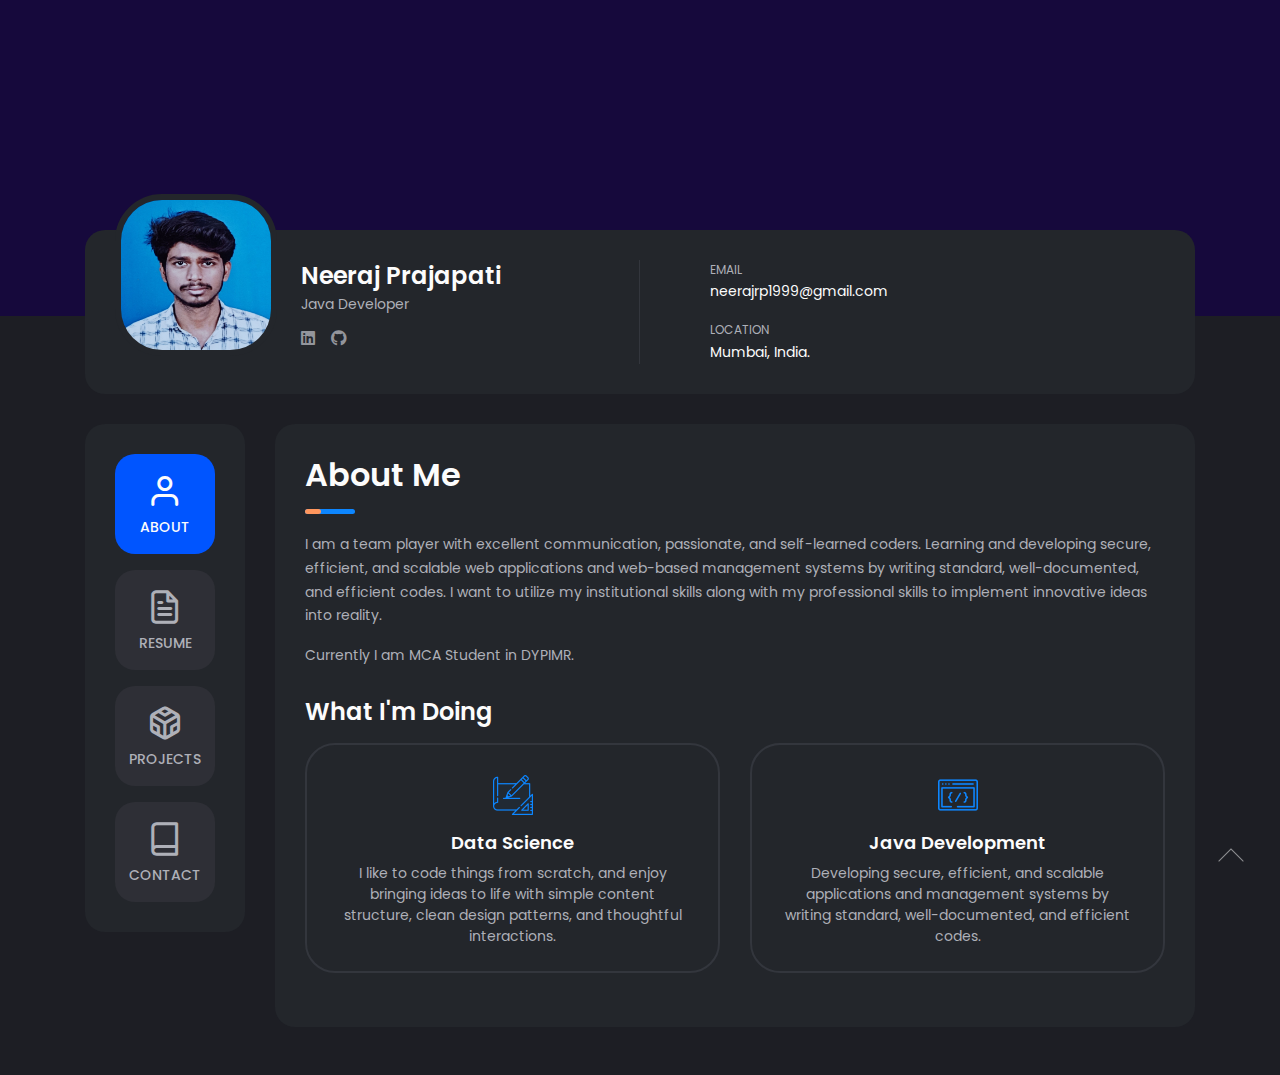
<file: 3/index.html>
<!DOCTYPE html>
<html lang="en">

<head>
	
	<title>Neeraj Prajapati</title>

	<link rel="stylesheet" type="text/css" href="assets/styles/style.css" />
	<link rel="stylesheet" href="https://cdnjs.cloudflare.com/ajax/libs/font-awesome/5.8.0/css/all.min.css">
	<link rel="stylesheet" id="dark-mode" type="text/css" href="assets/styles/style-dark.css" />
</head>

<body>

	<main class="main">
		<div class="header-image">
			<div class="js-parallax" style="background-image: url(assets/img/header_bg_1x.png);"></div>
		</div>

		<div class="container gutter-top">
			<header class="header box">
				<div class="header__left">
					<div class="header__photo">
						<img class="header__photo-img" src="assets/img/logo/pic_logo.jpg" alt="Md Nayeem Hossain">
					</div>
					<div class="header__base-info">
						<h4 class="title titl--h4">Neeraj Prajapati</h4>
						<div class="status">Java Developer</div>
						<ul class="header__social">
							<li><a target="_blank" href="https://www.linkedin.com/in/neeraj-prajapati-10bbb916a/"><i class="fab fa-linkedin"></i></a></li>
							<li><a target="_blank" href="https://github.com/neerajrp1999"><i class="fab fa-github"></i></a></li>
						</ul>
					</div>
				</div>
				<div class="header__right">
					<ul class="header__contact">
						<li><span class="overhead">Email</span>neerajrp1999@gmail.com</li>
						<li><span class="overhead">Location</span>Mumbai, India.</li>
					</ul>
				</div>
			</header>
			
			<div class="row sticky-parent">
				<!-- Sidebar nav -->
				<aside class="col-12 col-md-12 col-lg-2">
					<div class="sidebar box sticky-column">
						<ul class="nav js-tabs">
							<li class="nav__item"><a class="active" href="#about-tab"><i class="icon-user"></i>About</a></li> 
                            <li class="nav__item"><a href="#resume-tab"><i class="icon-file-text"></i>Resume</a></li>
							<li class="nav__item"><a href="#project-tab"><i class="icon-codesandbox"></i>Projects</a></li>
							<li class="nav__item"><a href="#contact-tab"><i class="icon-book"></i>Contact</a></li>
						</ul>
					</div>
				</aside>

				<!-- Content -->
				<div class="col-12 col-md-12 col-lg-10">
					<div class="box box-content mb-5" id="content">

						<div class="content">
							<!-- ABOUT -->
							<div id="about-tab" class="tabcontent active">
								<div class="pb-0 pb-sm-2">
									<h1 class="title title--h1 first-title title__separate">About Me</h1>
									<p> 
										I am a team player with
										excellent communication, passionate, and self-learned coders. Learning and developing
										secure, efficient, and scalable web applications and web-based management systems
										by writing standard, well-documented, and efficient codes. I want to utilize my
										institutional skills along with my professional skills to implement innovative ideas into
										reality.
									</p>
									<p>
										Currently I am MCA Student in DYPIMR.
									</p>
								</div>

								<!-- What -->
								<div class="mt-1">
									<h2 class="title title--h3">What I'm Doing</h2>
									<div class="row">
										<!-- Case Item -->
										<div class="col-12 col-lg-6">
											<div class="case-item">
												<img class="case-item__icon"
													src="assets/icons/design.png"
													alt="" />
												<div>
													<h3 class="title title--h4">Data Science</h3>
													<p class="case-item__caption">I like to code things from scratch, and enjoy bringing ideas to life with simple content structure, clean design patterns, and thoughtful interactions.</p>
												</div>
											</div>
										</div>

										<!-- Case Item -->
										<div class="col-12 col-lg-6">
											<div class="case-item">
												<img class="case-item__icon"
													src="assets/icons/development.png"
													alt="" />
												<div>
													<h3 class="title title--h4">Java Development</h3>
													<p class="case-item__caption">Developing secure, efficient, and scalable applications and management systems by writing standard, well-documented, and efficient codes.</p>
												</div>
											</div>
										</div>
									</div>
								</div>
							</div>

							<!-- RESUME -->
							<div id="resume-tab" class="tabcontent">
								<div class="pb-2">
									<h1 class="title title--h1 first-title title__separate">Resume</h1>
								</div>

								<!-- Experience -->
								<div class="row">
									<div class="col-12">
										<h2 class="title title--h3"><img class="title-icon"
												src="assets/icons/education.png"
												alt="" /> Education</h2>
										<div class="timeline">
                                            <article class="timeline__item">
												<h5 class="title title--h5 timeline__title">Dr. D. Y. Patil Institute of Management & Research Pimpri, Pune</h5>
												<span class="timeline__period">2022 — Present</span> <br>
												<span class="timeline__period">Master in Computer Application (MCA)</span>
											</article>
											<article class="timeline__item">
												<h5 class="title title--h5 timeline__title">VK Krishna Menon College Of Commerce And Economics And Science, Mumbai</h5>
												<span class="timeline__period">2017 — 2020</span> <br>
												<span class="timeline__period">BSC in Computer Science</span>
											</article>
											<article class="timeline__item">
												<h5 class="title title--h5 timeline__title">Guru Nanak College of Education and Research, Bhandup(West)</h5>
												<span class="timeline__period">2015 — 2017</span><br>
												<span class="timeline__period">Higher Secondary Certificate (HSC)</span>
											</article>
											<article class="timeline__item">
												<h5 class="title title--h5 timeline__title">Smt Ramkali Sanmansingh Vidyamandir & Junior College Of Commerce</h5>
												<span class="timeline__period">2005 — 2015</span><br>
                                                <span class="timeline__period">Secondary School Certificate (SSC)</span>
                                            </article>
										</div>
									</div>

									<div class="col-12">
										<h2 class="title title--h3"><img class="title-icon"
												src="assets/icons/experience.png"
												alt="" /> Experience</h2>
										<div class="timeline">
											
											<!-- Item -->
											<article class="timeline__item">
												<h5 class="title title--h5 timeline__title">Mobile App Development Intern</h5>
												<span class="timeline__period">OCT 2022 - DES 2022.</span><br>
												<span class="timeline__period">At <b>AI4SEE PVT LTD - BANGALORE</b> </span>
											</article>
										</div>
									</div>
								</div>

								<!-- Skills -->
								<div class="row">
									<div class="col-12">
										<h2 class="title title--h3">My Skills</h2>
										<div class="box box__border">
											<div>
												<span class="badge badge-primary">C++</span>
												<span class="badge badge-primary">C</span>
												<span class="badge badge-primary">Python</span>
                                                <span class="badge badge-primary">Java</span>
												<span class="badge badge-primary">MySQL</span>
                                                <span class="badge badge-primary">HTML</span>
												<span class="badge badge-primary">CSS</span>
												<span class="badge badge-primary">JS</span>
												<span class="badge badge-primary">Rest API</span>
												<span class="badge badge-primary">Git</span>
												<span class="badge badge-primary">Windows</span>
												<span class="badge badge-primary">Linux</span>
												<span class="badge badge-primary">VS Code</span>
												<span class="badge badge-primary">Leadership</span>
											</div>
										</div>
									</div>
								</div>
							</div>

						
							
							<div id="project-tab" class="tabcontent">
								<div class="pb-2">
									<h1 class="title title--h1 first-title title__separate">Projects</h1>
								</div>

								<div class="news-grid">
									<article class="news-item box">
										<div class="news-item__image-wrap overlay overlay--45">
											<a class="news-item__link" target="_blank" href="https://github.com/neerajrp1999/HomeSecure-Desktop-application-client-server-both"></a>
											<img class="cover lazyload" src="assets/img/face.PNG" alt="Home Secure"/>
										</div>
										<div class="news-item__caption">
											<h2 class="title title--h4">Home Secure</h2>
											<p>Its a home locking security system based on facial recoganazation. In Java.</p>
										</div>
									</article>

									<article class="news-item box">
										<div class="news-item__image-wrap overlay overlay--45">
											<a class="news-item__link" target="_blank" href="https://github.com/neerajrp1999/RKBank"></a>
											<img class="cover lazyload" src="assets/img/white.PNG" alt="RK Bank" />
										</div>
										<div class="news-item__caption">
											<h2 class="title title--h4">RK Bank</h2>
											<p>An Android Application which handles the Back User data and perform all necessary bank activity.
											</p>
										</div>
									</article>

									<article class="news-item box">
										<div class="news-item__image-wrap overlay overlay--45">
											<a class="news-item__link" target="_blank" href="https://github.com/neerajrp1999/Pathfinding-Visualizer"></a>
											<img class="cover lazyload" src="assets/img/path.PNG" alt="Pathfinding Visualizer" />
										</div>
										<div class="news-item__caption">
											<h2 class="title title--h4">Pathfinding Visualizer</h2>
											<p>It allows users to interactively visualize and explore various pathfinding algorithms. Users can select different starting and ending points on a grid and observe how algorithms such as Dijkstra's algorithm, A* algorithm, and others find the shortest path between the two points.
                                            </p>
										</div>
									</article>

                                    <article class="news-item box">
										<div class="news-item__image-wrap overlay overlay--45">
											<a class="news-item__link" target="_blank" href="https://github.com/neerajrp1999/Movie-App-Including-recommender-system"></a>
											<img class="cover lazyload" src="assets/img/white.PNG" alt="Movie Recommander System" />
										</div>
										<div class="news-item__caption">
											<h2 class="title title--h4">Movie Recommander System</h2>
											<p>ML based Movie Recommander System.
                                            </p>
										</div>
									</article>
								</div>
							</div>

							<!-- CONTACT -->
							<div id="contact-tab" class="tabcontent" >
								<div class="pb-2">
									<h1 class="title title--h1 first-title title__separate">Contact</h1>
								</div>

								<!-- Contact -->
								
								<h2 class="title title--h3">Contact Form</h2>

								<form id="contact-form" action="mailto:your-email@example.com" class="contact-form">
									<div class="row">
										<div class="form-group col-12 col-md-6">
											<input type="text" class="form-control" id="nameContact" name="nameContact"
												placeholder="Full name" required="required" autocomplete="on"
												oninvalid="setCustomValidity('Fill in the field')"
												onkeyup="setCustomValidity('')">
											<div class="help-block with-errors"></div>
										</div>
										<div class="form-group col-12 col-md-6">
											<input type="email" class="form-control" id="emailContact"
												name="emailContact" placeholder="Email address" required="required"
												autocomplete="on" oninvalid="setCustomValidity('Email is incorrect')"
												onkeyup="setCustomValidity('')">
											<div class="help-block with-errors"></div>
										</div>
										<div class="form-group col-12 col-md-12">
											<textarea class="textarea form-control" id="messageContact"
												name="messageContact" placeholder="Your Message" rows="4"
												required="required" oninvalid="setCustomValidity('Fill in the field')"
												onkeyup="setCustomValidity('')"></textarea>
											<div class="help-block with-errors"></div>
										</div>
									</div>
									<div class="row">
										<div class="col-12 col-md-6 order-2 order-md-1 text-center text-md-left">
											<div id="validator-contact" class="hidden"></div>
										</div>
										<div class="col-12 col-md-6 order-1 order-md-2 text-right">
											<button type="submit" class="btn"><i class="font-icon icon-send"></i> Send
												Message</button>
										</div>
									</div>
								</form>
							</div>
						</div>
					</div>
				</div>
			</div>
		</div>
	</main>

	<div class="back-to-top"></div>

	<script src="assets/js/jquery-3.4.1.min.js"></script>
	<script src="assets/js/plugins.min.js"></script>
	<script src="assets/js/common.js"></script>

</body>

</html>
</file>
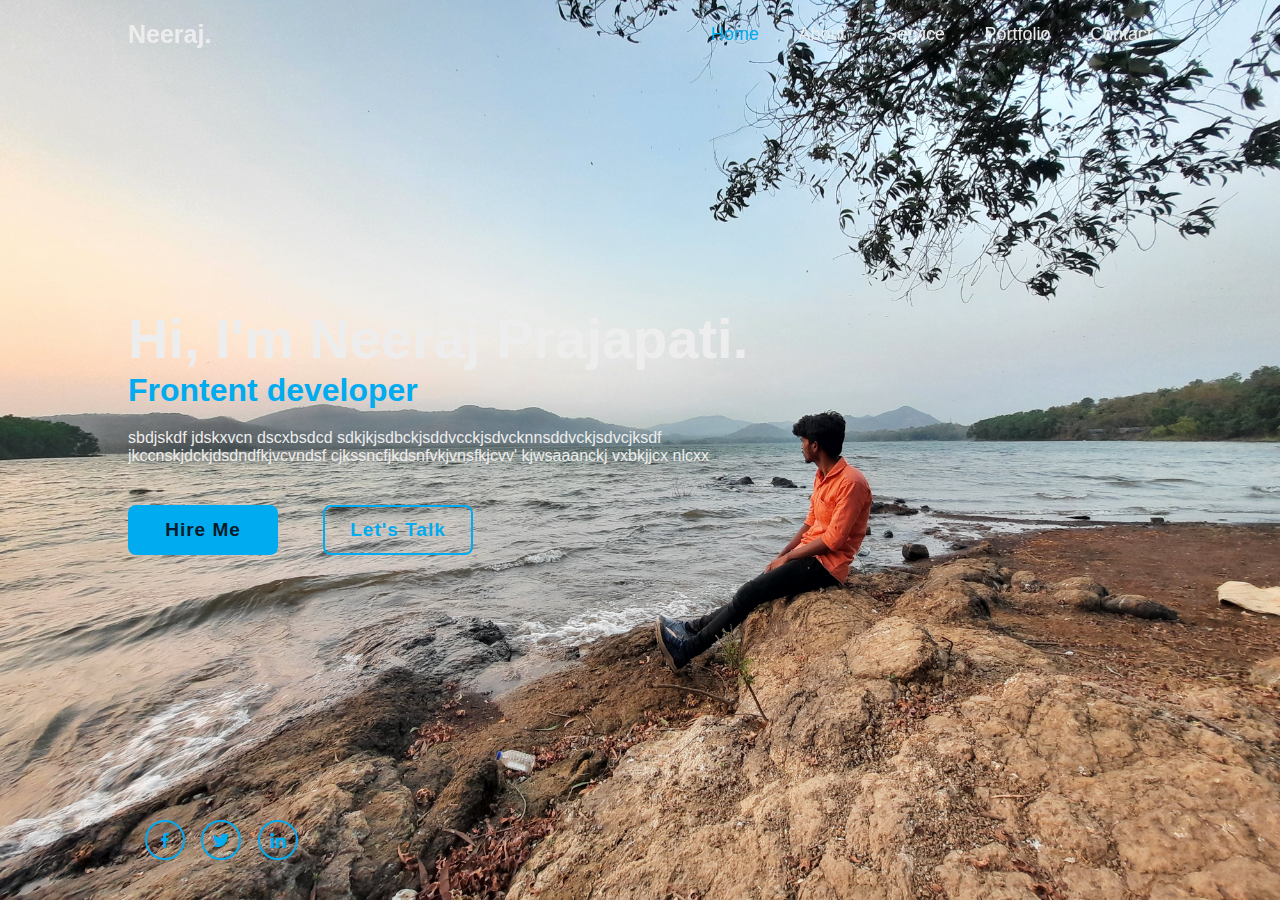
<file: 1/1/index.html>
<!DOCTYPE html>

<head>
    <link href="style.css" rel="stylesheet">
    <link href="https://unpkg.com/boxicons@2.1.4/css/boxicons.min.css" rel="stylesheet">
</head>
<body>
    <header class="header">
        <a href="#" class="logo">Neeraj.</a>
        <nav class="navbar">
            <a href="#" class="active">Home</a>
            <a href="#">About</a>
            <a href="#">Service</a>
            <a href="#">Portfolio</a>
            <a href="#">Contact</a>
        </nav>
    </header>
    <section class="home">
        <div class="home-content">
            <h1>Hi, I'm  Neeraj Prajapati.</h1>
            <h3>Frontent developer</h3>
            <p>sbdjskdf

                jdskxvcn
                dscxbsdcd
                sdkjkjsdbckjsddvcckjsdvcknnsddvckjsdvcjksdf
                jkccnskjdckjdsdndfkjvcvndsf
                cjkssncfjkdsnfvkjvnsfkjcvv'
                kjwsaaanckj
                vxbkjjcx
                nlcxx
                <div class="btn-box">
                    <a href="#">Hire Me</a>
                    <a href="#">Let's Talk</a>
                </div>
            </p>
        </div>
        <div class="home-sci">
            <a href="#"><i class="bx bxl-facebook"></i></a>
            <a href="#"><i class="bx bxl-twitter"></i></a>
            <a href="#"><i class="bx bxl-linkedin"></i></a>
        </div>
        <span class="home-imgHover">
            
        </span>
    </section>
</body>
</html>
</file>
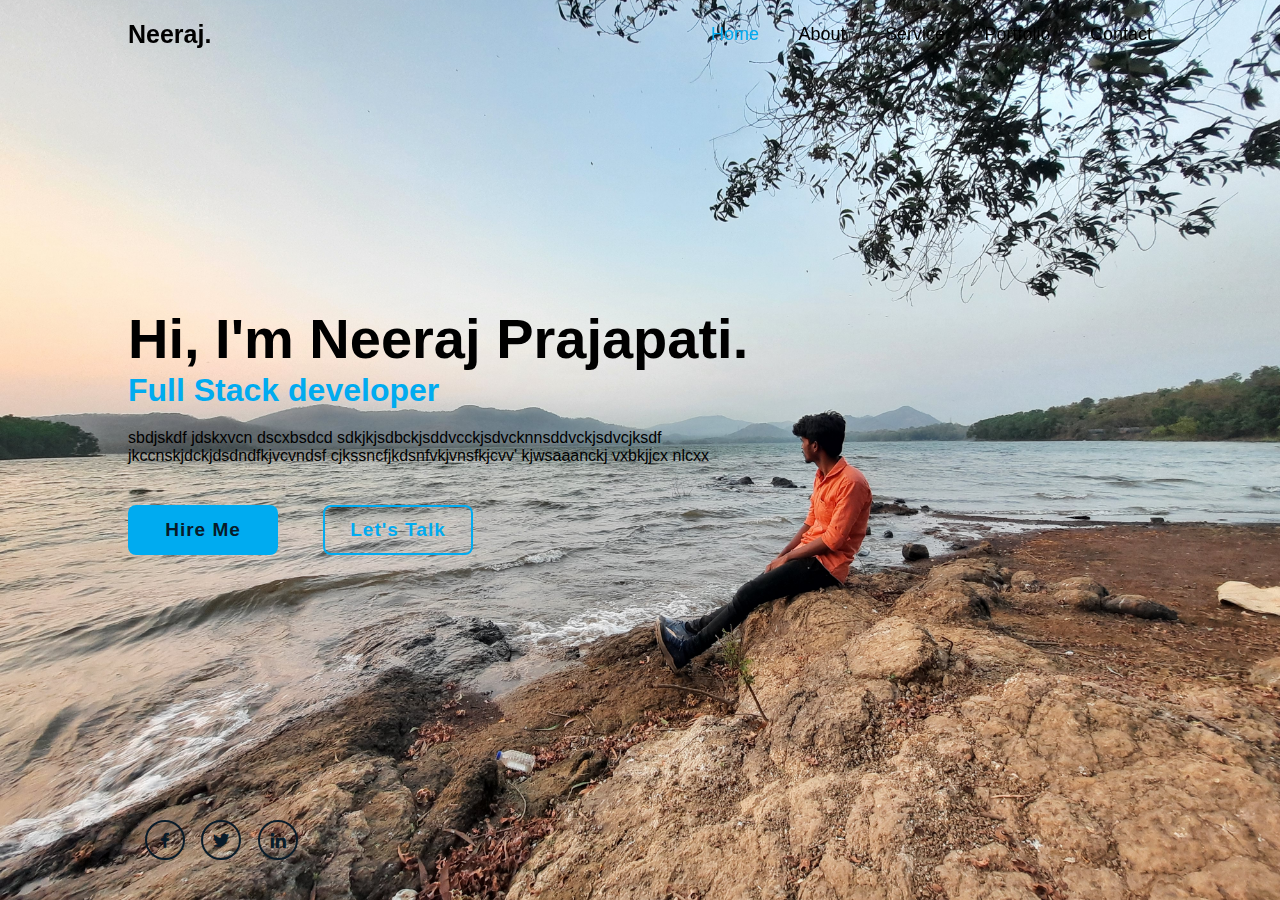
<file: 1/2/index.html>
<!DOCTYPE html>

<head>
    <link href="style.css" rel="stylesheet">
    <link href="https://unpkg.com/boxicons@2.1.4/css/boxicons.min.css" rel="stylesheet">
</head>
<body>
    <header class="header">
        <a href="#" class="logo">Neeraj.</a>
        <nav class="navbar">
            <a href="#" class="active">Home</a>
            <a href="#">About</a>
            <a href="#">Service</a>
            <a href="#">Portfolio</a>
            <a href="#">Contact</a>
        </nav>
    </header>
    <section class="home">
        <div class="home-content">
            <h1>Hi, I'm  Neeraj Prajapati.</h1>
            <h3>Full Stack developer</h3>
            <p>sbdjskdf

                jdskxvcn
                dscxbsdcd
                sdkjkjsdbckjsddvcckjsdvcknnsddvckjsdvcjksdf
                jkccnskjdckjdsdndfkjvcvndsf
                cjkssncfjkdsnfvkjvnsfkjcvv'
                kjwsaaanckj
                vxbkjjcx
                nlcxx
                <div class="btn-box">
                    <a href="#">Hire Me</a>
                    <a href="#">Let's Talk</a>
                </div>
            </p>
        </div>
        <div class="home-sci">
            <a href="#"><i class="bx bxl-facebook"></i></a>
            <a href="#"><i class="bx bxl-twitter"></i></a>
            <a href="#"><i class="bx bxl-linkedin"></i></a>
        </div>
        <span class="home-imgHover">
            
        </span>
    </section>
</body>
</html>
</file>
<file: 3/assets/styles/style-dark.css>
@import url("https://fonts.googleapis.com/css2?family=Poppins:ital,wght@0,400;0,500;0,600;1,400;1,500;1,600&amp;display=swap");
/* -----------------------------------------------------------------
    - General Styles
----------------------------------------------------------------- */
body {
  background: #1D1E24;
  color: #AEB0B8;
}

.bg-triangles {
  background-color: #1D1E24;
  background-image: url(../img/triangles-top.svg), url(../img/triangles-bottom.svg);
}

/* -----------------------------------------------------------------
    - Typography
----------------------------------------------------------------- */
h1, h2, h3, h4, h5, h6 {
  color: #FCFCFC;
}

.title__separate::before {
  background-color: #0D86FF;
}

.overhead {
  color: #AEB0B8;
}

.block-quote::before {
  background-image: url(../img/icon-quote-dark.svg);
}
.block-quote__author::before {
  background-color: #AEB0B8;
}

iframe {
  background-color: #5E6E80;
}

/* -----------------------------------------------------------------
    - Form
----------------------------------------------------------------- */
.form-control, .textarea, select,
.custom-select {
  background-color: #2E2F36;
  border-color: #2E2F36;
  color: #AEB0B8;
}

.form-control:focus, .textarea:focus, select:focus,
.custom-select:focus {
  background-color: #23262B;
  border-color: #33363D;
  color: #AEB0B8;
}

.form-group .font-icon {
  color: #AEB0B8;
}

.form-control::-webkit-input-placeholder {
  color: #93959C;
}

.form-control::-moz-placeholder {
  color: #93959C;
}

.form-control:-ms-input-placeholder {
  color: #93959C;
}

.form-control::-ms-input-placeholder {
  color: #93959C;
}

.form-control::placeholder {
  color: #93959C;
}

.custom-control-input:focus:not(:checked) ~ .custom-control-label::before {
  border-color: #0D86FF;
}
.custom-control-input:not(:disabled):active ~ .custom-control-label::before {
  border-color: #fff;
}
.custom-control-input:checked ~ .custom-control-label::before {
  border-color: #0D86FF;
  background-color: #0D86FF;
}

.custom-control-label::before {
  border-color: #AEB0B8;
}

select option,
.custom-select option {
  color: #AEB0B8;
}

.dropdown-menu {
  background-color: #33363D;
  color: #AEB0B8;
}
.dropdown-menu::before {
  border-top: 0.375rem solid #33363D;
}
.dropdown.dropup .dropdown-menu::before {
  border-top: 0.375rem solid #33363D;
}

.tooltip-inner {
  background-color: #AEB0B8;
}

.bs-tooltip-top .arrow::before,
.bs-tooltip-auto[x-placement^="top"] .arrow::before {
  border-top-color: #AEB0B8;
}

.bs-tooltip-right .arrow::before,
.bs-tooltip-auto[x-placement^="right"] .arrow::before {
  border-right-color: #AEB0B8;
}

.bs-tooltip-left .arrow::before,
.bs-tooltip-auto[x-placement^="left"] .arrow::before {
  border-left-color: #AEB0B8;
}

.bs-tooltip-bottom .arrow::before,
.bs-tooltip-auto[x-placement^="bottom"] .arrow::before {
  border-bottom-color: #AEB0B8;
}

.btn {
  background:#0055FF;
  color: #FCFCFC;
}
.btn:hover {
  color: #FCFCFC;
}

/* -----------------------------------------------------------------
    - Preloader
----------------------------------------------------------------- */
.preloader {
  background-color: #1D1E24;
}
.preloader__progress {
  background: #1D1E24;
}
.preloader__progress span {
  background: #0D86FF;
}

.circle-pulse__1 {
  background-color: #0D86FF;
}

.circle-pulse__2 {
  background-color: rgba(13, 134, 255, 0.7);
}

/* -----------------------------------------------------------------
    - Header
----------------------------------------------------------------- */
.header__left::before {
  background-color: #33363D;
}
.header__photo {
  background-color: #23262B;
  border-color: #23262B;
}
.header__social a {
  color: #93959C;
}
.header__social a:hover {
  color: #0D86FF;
}
.header__contact {
  color: #FCFCFC;
}

/* -----------------------------------------------------------------
    - Sections
----------------------------------------------------------------- */
.box {
  background-color: #23262B;
}
.box__border {
  border-color: #33363D;
}

.social__link {
  color: #FCFCFC;
}

/* -----------------------------------------------------------------
    - Cases
----------------------------------------------------------------- */
.case-item {
  border-color: #33363D;
}

/* -----------------------------------------------------------------
    - Navbar
----------------------------------------------------------------- */
@media only screen and (max-width: 991px) {
  .sidebar {
    border-color: #33363D;
  }
}

.nav__item a {
  background-color: #2E2F36;
  color: #AEB0B8;
}
.nav__item a:hover {
  color: #0D86FF;
}
@media only screen and (max-width: 580px) {
  .nav__item a {
    background-color: transparent;
  }
}
.nav__item a.active {
  background:  #0055FF;
  color: #FCFCFC;
}
.nav__item a.active:hover {
  color: #FCFCFC;
}
@media only screen and (max-width: 580px) {
  .nav__item a.active {
    background: none;
    color: #0D86FF;
  }
  .nav__item a.active:hover {
    color: #0D86FF;
  }
  .nav__item a.active::before {
    background-color: #0D86FF;
  }
}

/* -----------------------------------------------------------------
    - Footer
----------------------------------------------------------------- */
.footer {
  color: #93959C;
}

/* -----------------------------------------------------------------
    - Single post
----------------------------------------------------------------- */
.footer-post::before {
  background-color: #AEB0B8;
}
.footer-post__share {
  color: #FCFCFC;
}

.comment-box__inner {
  background-color: #2E2F36;
}
.comment-box__details {
  color: #FCFCFC;
}
.comment-box__footer {
  color: #FCFCFC;
}
.comment-box__footer li:hover {
  color: #0D86FF;
}

.comment-form .icon-smile:hover {
  color: #0D86FF;
}

.scroll-line {
  background: #0D86FF;
}

.nicescroll-cursors {
  background-color: #93959C !important;
}

.social-auth__link {
  color: #FCFCFC;
}
.social-auth__link:hover {
  color: #FCFCFC;
}

/* -----------------------------------------------------------------
    - Testimonials
----------------------------------------------------------------- */
.review-item {
  background-color: #1D1E24;
  background-image: url(../img/icon-quote-dark.svg);
}

.swiper-pagination-bullet {
  background: #33363D;
}
.swiper-pagination-bullet-active {
  background: #0D86FF;
}

/* -----------------------------------------------------------------
    - Portfolio
----------------------------------------------------------------- */
@media only screen and (min-width: 769px) {
  .filter__item::before {
    background-color: #AEB0B8;
  }
  .filter__item a {
    color: rgba(174, 176, 184, 0.8);
  }
  .filter__item.active a {
    color: #FCFCFC;
  }
}
@media only screen and (max-width: 768px) {
  .select {
    background-color: #2E2F36;
  }
  .select ul {
    background-color: #2E2F36;
  }
  .select ul li {
    color: #AEB0B8;
  }
  .select ul li:hover {
    background-color: #0D86FF;
  }
  .select ul li:hover a {
    color: #FCFCFC;
  }
  .select ul li a {
    color: #AEB0B8;
  }
}
/* -----------------------------------------------------------------
    - News
----------------------------------------------------------------- */
.news-item {
  background-color: #2E2F36;
}
.news-item__date {
  color: #FCFCFC;
}

/* -----------------------------------------------------------------
    - Timeline
----------------------------------------------------------------- */
.timeline__item {
  border-color: #33363D;
}
.timeline__item::before {
  background-color: #0D86FF;
}
.timeline__period {
  color: rgba(174, 176, 184, 0.7);
}

/* Progress  */
.progress {
  background-color: #2E2F36;
}
.progress-bar {
  background: #0055FF;
}

/* -----------------------------------------------------------------
    - Other
----------------------------------------------------------------- */
.back-to-top {
  border-top: 1px solid #FCFCFC;
  border-left: 1px solid #FCFCFC;
}

.medium-zoom-overlay {
  background: #1D1E24 !important;
}

/*# sourceMappingURL=style-dark.css.map */
</file>
<file: 1/1/style.css>
*{
    margin: 0;
    padding: 0;
    box-sizing: border-box;
    font-family: 'Popping',sans-serif;
}
body{
    color: #ededed;
}


.header{
    position: fixed;
    top:0;
    left: 0;
    width: 100%;
    padding: 20px 10%;
    background: transparent;
    display : flex;
    justify-content: space-between;
    align-items: center;
    z-index: 100;
}
.logo{
    font-size: 25px;
    color: #ededed;
    text-decoration: none;
    font-weight: 600;
    position: relative;
}
.logo::before{
    content: '';
    position: absolute;
    top: 0;
    right: 0;
    width: 100%;
    height: 100%;
}
.navbar a{
    font-size: 18px;
    color: #ededed;
    text-decoration: none;
    font-weight: 500;
    margin-left: 35px;
    transition: 0.3s;
}
.navbar a:hover,
.navbar a.active{
    color:#00abf0;
}
.home{
    height: 100vh;
    background: url('20210315_183700.jpg') no-repeat;
    display: flex;
    background-size: cover;
    background-position: center;
    display: flex;
    align-items: center;
    padding: 0 10%;
}
.home-content{
    max-width: 700px;
}
.home-content h1{
    font-size: 56px;
    font-weight: 600;
    line-height: 1.2;
}

.home-content h3{
    font-size: 32px;
    font-weight: 600;
    color: #00abf0;
}
.home-content p{
    margin: 20px 0 40px;
    font-size: 16px;
}

.home-content .btn-box{
    display: flex;
    justify-content: space-between;
    width: 345px;
    height: 50px;
}
.btn-box a{
    position: relative;
    width: 150px;
    height: 100%;
    background:#00abf0;
    border: 2px solid #00abf0;
    border-radius: 8px;
    display: inline-flex;
    font-size: 19px;
    color:#081b29;
    text-decoration: none;
    font-weight: 600;
    letter-spacing: 1px;
    justify-content: center;
    align-items: center;
    z-index: 1;
    transition: .5s;
    overflow: hidden;
}
.btn-box a:hover{
    color: #00abf0;
}
.btn-box a:nth-child(2){
    background: transparent;
    color:#00abf0;
}
.btn-box a:nth-child(2):hover{
    color:#081b29;
}
.btn-box a:nth-child(2)::before{
    background:#00abf0;
}

.btn-box a::before{
    content: '';
    position: absolute;
    top: 0;
    left: 0;
    width: 0;
    height: 100%; 
    z-index: -1;
    background: #081b29;
    transition: .5s;
}

.btn-box a:hover:before{
    width: 100%;

}
.home-sci{
    position: absolute;
    bottom: 40px;
    width: 170px;
    display: flex;
    justify-content:space-between; 
}

.home-sci a{
    position: relative;
    display: inline-flex;
    justify-content: center;
    align-items: center;
    height: 40px;
    width: 40px;
    background: transparent;
    border: 2px solid #00abf0;
    border-radius: 50%; 
    font-size: 20px;
    color: #00abf0;
    text-decoration: none;
    z-index: 1;
    transition: 0.5s;
    overflow: hidden;
}
.home-sci a:hover{
    color:#081b29;
}
.home-sci a::before{
    content: '';
    position: absolute;
    top: 0;
    left: 0;
    width: 0;
    height: 100%;
    background:#00abf0;
    z-index: -1;
    transition: 0.5s;
}
.home-sci a:hover::before{
    width: 100%;
}

.home-imgHover{
    position: absolute;
    top:0;
    right: 30px;
    width: 500px;
    height: 100%;
    background: transparent;
    transition: 3s;
}
.home-sci::before{
    content: '';

}
/*
.home-imgHover:hover{
    background: #081b29;
    opacity: 0.8;
}
*/
</file>
<file: 1/2/style.css>
*{
    margin: 0;
    padding: 0;
    box-sizing: border-box;
    font-family: 'Popping',sans-serif;
}
body{
    color: black;
}


.header{
    position: fixed;
    top:0;
    left: 0;
    width: 100%;
    padding: 20px 10%;
    background: transparent;
    display : flex;
    justify-content: space-between;
    align-items: center;
    z-index: 100;
}
.logo{
    font-size: 25px;
    color: black;
    text-decoration: none;
    font-weight: 600;
    position: relative;
}
.logo::before{
    content: '';
    position: absolute;
    top: 0;
    right: 0;
    width: 100%;
    height: 100%;
}
.navbar a{
    font-size: 18px;
    color: black;
    text-decoration: none;
    font-weight: 500;
    margin-left: 35px;
    transition: 0.3s;
}
.navbar a:hover,
.navbar a.active{
    color:#00abf0;
}
.home{
    height: 100vh;
    background: url('20210315_183700.jpg') no-repeat;
    display: flex;
    background-size: cover;
    background-position: center;
    display: flex;
    align-items: center;
    padding: 0 10%;
}
.home-content{
    max-width: 700px;
}
.home-content h1{
    font-size: 56px;
    font-weight: 600;
    line-height: 1.2;
}

.home-content h3{
    font-size: 32px;
    font-weight: 600;
    color: #00abf0;
}
.home-content p{
    margin: 20px 0 40px;
    font-size: 16px;
}

.home-content .btn-box{
    display: flex;
    justify-content: space-between;
    width: 345px;
    height: 50px;
}
.btn-box a{
    position: relative;
    width: 150px;
    height: 100%;
    background:#00abf0;
    border: 2px solid #00abf0;
    border-radius: 8px;
    display: inline-flex;
    font-size: 19px;
    color:#081b29;
    text-decoration: none;
    font-weight: 600;
    letter-spacing: 1px;
    justify-content: center;
    align-items: center;
    z-index: 1;
    transition: .5s;
    overflow: hidden;
}
.btn-box a:hover{
    color: #00abf0;
}
.btn-box a:nth-child(2){
    background: transparent;
    color:#00abf0;
}
.btn-box a:nth-child(2):hover{
    color:#081b29;
}
.btn-box a:nth-child(2)::before{
    background:#00abf0;
}

.btn-box a::before{
    content: '';
    position: absolute;
    top: 0;
    left: 0;
    width: 0;
    height: 100%; 
    z-index: -1;
    background: #081b29;
    transition: .5s;
}

.btn-box a:hover:before{
    width: 100%;

}
.home-sci{
    position: absolute;
    bottom: 40px;
    width: 170px;
    display: flex;
    justify-content:space-between; 
}

.home-sci a{
    position: relative;
    display: inline-flex;
    justify-content: center;
    align-items: center;
    height: 40px;
    width: 40px;
    background: transparent;
    /*
    border: 2px solid #00abf0;
    color: #00abf0;
*/
    border: 2px solid #081b29;
    color: #081b29;
    border-radius: 50%; 
    font-size: 20px;
    text-decoration: none;
    z-index: 1;
    transition: 0.5s;
    overflow: hidden;
}
.home-sci a:hover{
    color:#00abf0;
    /*
    color:#081b29;
    */
}
.home-sci a::before{
    content: '';
    position: absolute;
    top: 0;
    left: 0;
    width: 0;
    height: 100%;
    /*
    background:#00abf0;
    */
    background:#081b29;
    z-index: -1;
    transition: 0.5s;
}
.home-sci a:hover::before{
    width: 100%;
}

.home-imgHover{
    position: absolute;
    top:0;
    right: 30px;
    width: 500px;
    height: 100%;
    background: transparent;
    transition: 3s;
}
.home-sci::before{
    content: '';

}
/*
.home-imgHover:hover{
    background: #081b29;
    opacity: 0.8;
}
*/
</file>
<file: 3/assets/styles/style.css>
@import url(vendors/bootstrap.min.css);
@import url(vendors/swiper.min.css);
@import url(vendors/photoswipe.css);
@import url(../icons/style.css);
@import url("https://fonts.googleapis.com/css2?family=Poppins:ital,wght@0,400;0,500;0,600;1,400;1,500;1,600&amp;display=swap");

/* -----------------------------------------------------------------
    - General Styles
----------------------------------------------------------------- */
*,
::before,
::after {
  background-repeat: no-repeat;
  box-sizing: border-box;
}

html {
  font-size: 1rem;
  -webkit-overflow-scrolling: touch;
  -webkit-box-sizing: border-box;
  box-sizing: border-box;
  -ms-overflow-x: hidden;
}

body, html {
  -webkit-text-size-adjust: 100%;
}

body {
  background: #F7F9FA;
  background-repeat: no-repeat;
  background-attachment: fixed;
  color: #5E6E80;
  font-family: "Poppins", sans-serif;
  font-weight: 400;
  font-size: 0.875rem;
  line-height: 1.7;
  min-height: 100vh;
  overflow-x: hidden;
  -ms-overflow-style: scrollbar;
  -webkit-font-smoothing: antialiased;
}
@media only screen and (max-width: 580px) {
  body {
    line-height: 1.6;
  }
}

html.is-scroll-disabled body {
  height: 100vh;
  overflow: hidden;
}

@media all and (-ms-high-contrast: none), (-ms-high-contrast: active) {
  html.is-scroll-disabled {
    overflow: hidden;
  }
}
.no-scroll {
  overflow: hidden;
  -ms-overflow-style: none;
}

.no-scroll-height {
  overflow-x: hidden;
}

.svg-defs {
  position: absolute;
  height: 0;
  width: 0;
}

.bg-triangles {
  background-image: url(../img/triangles-top.svg), url(../img/triangles-bottom.svg);
  background-position: left top, right bottom;
  background-repeat: no-repeat;
  background-size: inherit;
}
@media only screen and (max-width: 580px) {
  .bg-triangles {
    background-size: contain;
  }
}

/* -----------------------------------------------------------------
    - Typography
----------------------------------------------------------------- */
h1, h2, h3, h4, h5, h6 {
  color: #3B4B5E;
  font-family: "Poppins", sans-serif;
  font-weight: 600;
  line-height: 1.3;
}

.title--h1 {
  font-size: 2rem;
  margin-bottom: 1.3rem;
}

.sm-font-color {
  font-size: 8px;
  color: #93a0a7;
}

@media only screen and (max-width: 580px) {
  .title--h1 {
    font-size: 1.75rem;
    margin-bottom: 1rem;
  }
}
.title--h2 {
  font-size: 1.625rem;
}
@media only screen and (max-width: 580px) {
  .title--h2 {
    font-size: 1.375rem;
  }
}
.title--h3 {
  font-size: 1.5rem;
  margin-bottom: 1rem;
}
@media only screen and (max-width: 580px) {
  .title--h3 {
    font-size: 1.125rem;
  }
}
.title--h4 {
  font-size: 1.125rem;
}
@media only screen and (max-width: 580px) {
  .title--h4 {
    font-size: 1rem;
  }
}
.title--h5 {
  font-size: 1rem;
}
@media only screen and (max-width: 580px) {
  .title--h5 {
    font-size: 0.875rem;
  }
}
.title--h6 {
  font-size: 0.875rem;
}
@media only screen and (max-width: 580px) {
  .title--h6 {
    font-size: 0.75rem;
  }
}
.title--tone {
  color: #304CFD;
}
.title-icon {
  margin-right: 0.5rem;
  margin-top: -0.25rem;
  height: 1.875rem;
  width: 1.875rem;
}
@media only screen and (max-width: 580px) {
  .title-icon {
    height: 1.5625rem;
    width: 1.875rem;
  }
}
.title__separate {
  margin-bottom: 2.3125rem;
  position: relative;
}
.title__separate::before, .title__separate::after {
  content: '';
  background-color: #304CFD;
  border-radius: 0.5rem;
  height: 5px;
  position: absolute;
  bottom: -1.125rem;
  left: 0;
  width: 3.125rem;
  z-index: 1;
}
.title__separate::after {
  background-color: #FF965D;
  width: 1rem;
}
@media only screen and (max-width: 580px) {
  .title__separate {
    margin-bottom: 1.5625rem;
  }
  .title__separate::before, .title__separate::after {
    height: 0.1875rem;
    bottom: -0.625rem;
  }
  .title__separate::before {
    width: 3rem;
  }
  .title__separate::after {
    width: 1rem;
  }
}

.weight--400 {
  font-weight: 400;
}
.weight--500 {
  font-weight: 500;
}
.weight--600 {
  font-weight: 600;
}

.overhead {
  color: rgba(94, 110, 128, 0.8);
  font-size: 0.75rem;
  display: block;
  text-transform: uppercase;
}

.block-quote {
  font-size: 1.25rem;
  font-weight: 400;
  font-style: italic;
  margin: 1.8125rem 0;
  position: relative;
  line-height: 1.6;
}
@media only screen and (max-width: 991px) {
  .block-quote {
    padding-left: 3.75rem;
  }
}
@media only screen and (max-width: 580px) {
  .block-quote {
    font-size: 1.125rem;
    margin: 0.625rem 0 1.25rem;
    padding-left: 0;
    padding-top: 2.5rem;
  }
}
.block-quote::before {
  background-image: url(../img/icon-quote.svg);
  background-repeat: no-repeat;
  background-position: center;
  background-size: contain;
  content: '';
  height: 2.125rem;
  margin: 0 auto;
  position: absolute;
  top: 0;
  left: -3.375rem;
  width: 2.125rem;
}
@media only screen and (max-width: 991px) {
  .block-quote::before {
    left: 0;
  }
}
@media only screen and (max-width: 580px) {
  .block-quote::before {
    right: 0;
  }
}
.block-quote__author {
  font-size: 0.875rem;
  font-style: normal;
  display: block;
  margin-top: 0.625rem;
  padding-left: 3rem;
  position: relative;
}
@media only screen and (max-width: 580px) {
  .block-quote__author {
    font-size: 0.875rem;
    margin-top: 0;
    padding-left: 2rem;
  }
}
.block-quote__author::before {
  content: '';
  background-color: #5E6E80;
  height: 1px;
  margin-bottom: auto;
  margin-top: auto;
  position: absolute;
  top: 0;
  bottom: 0;
  left: 0;
  width: 2rem;
}
@media only screen and (max-width: 580px) {
  .block-quote__author::before {
    width: 1rem;
  }
}

a {
  color: #304CFD;
  cursor: pointer;
  text-decoration: none;
  -webkit-text-decoration-skip: objects;
  transition: color 0.3s cubic-bezier(0.72, 0.16, 0.345, 0.875);
}
a:hover {
  color: #304CFD;
  outline: none;
  text-decoration: underline;
}
a.decoration--none {
  text-decoration: none;
}

img {
  max-width: 100%;
  -webkit-user-select: none;
  -moz-user-select: none;
  -ms-user-select: none;
  user-select: none;
}

iframe {
  background-color: #5E6E80;
  border: 0;
  display: block;
  height: 100%;
  width: 100%;
}

.cover {
  border-radius: 0.375rem;
  object-fit: cover;
  object-position: center;
  font-family: 'object-fit: cover; object-position: center;';
  height: 100%;
  width: 100%;
}
@media only screen and (max-width: 580px) {
  .cover {
    border-radius: 0.25rem;
  }
}

::-moz-selection {
  background: transparent;
  color: #304CFD;
}

::selection {
  background: transparent;
  color: #304CFD;
}

/* -----------------------------------------------------------------
    - Form
----------------------------------------------------------------- */
.form-control, .textarea, select,
.custom-select {
  background-color: #F7F9FA;
  border: 2px solid #F7F9FA;
  border-radius: 1.25rem;
  box-shadow: none;
  color: #5E6E80;
  font-size: inherit;
  height: auto;
  padding: 0.875rem 1.375rem 0.8125rem;
  position: relative;
  width: 100%;
  -webkit-appearance: none;
  -moz-appearance: none;
  appearance: none;
}
@media only screen and (max-width: 580px) {
  .form-control, .textarea, select,
  .custom-select {
    padding: 0.8125rem 1.375rem 0.75rem;
  }
}

.form-control:focus, .textarea:focus, select:focus,
.custom-select:focus {
  background-color: #fff;
  border: 2px solid rgba(141, 153, 166, 0.2);
  color: #5E6E80;
  box-shadow: none;
  outline: none;
}

.form-control {
  line-height: inherit;
}
@media all and (-ms-high-contrast: none), (-ms-high-contrast: active) {
  .form-control {
    line-height: 0;
  }
}
.form-control__icon {
  padding-left: 3.375rem;
}
@media only screen and (max-width: 580px) {
  .form-control__icon {
    padding-left: 2.8125rem;
  }
}

.textarea {
  border-radius: 1.25rem;
  display: block;
  padding: 0.8125rem 1.1875rem;
  resize: none;
}

.form-group {
  margin-bottom: 2rem;
  position: relative;
}
@media only screen and (max-width: 580px) {
  .form-group {
    margin-bottom: 1.6875rem;
  }
}
.form-group .font-icon {
  color: #5E6E80;
  font-size: 1.125rem;
  margin: auto 0;
  position: absolute;
  top: 0;
  bottom: 0;
  left: 2.375rem;
  height: 1rem;
  width: 1rem;
  z-index: 1;
}
@media only screen and (max-width: 580px) {
  .form-group .font-icon {
    font-size: 1rem;
    left: 2.125rem;
  }
}

.help-block {
  position: absolute;
  font-size: 0.75rem;
  line-height: 1.4;
  padding-top: 0.3125rem;
  padding-left: 0.375rem;
}
@media only screen and (max-width: 580px) {
  .help-block {
    font-size: 0.6875rem;
  }
}

.with-errors {
  color: #FF3D57;
}

.has-error input,
.has-error textarea,
.has-error input:focus,
.has-error textarea:focus {
  border-color: #FF3D57;
}

#validator-contact {
  font-size: 0.875rem;
  margin-top: 1rem;
}

.form-control::-webkit-input-placeholder {
  color: #8D99A6;
}

.form-control::-moz-placeholder {
  color: #8D99A6;
}

.form-control:-ms-input-placeholder {
  color: #8D99A6;
}

.form-control::-ms-input-placeholder {
  color: #8D99A6;
}

.form-control::placeholder {
  color: #8D99A6;
}

input:invalid,
textarea:invalid {
  outline: none !important;
}

.custom-control-input:focus:not(:checked) ~ .custom-control-label::before {
  border-color: #304CFD;
}
.custom-control-input:not(:disabled):active ~ .custom-control-label::before {
  border-color: #fff;
  background-color: transparent;
}
.custom-control-input:checked ~ .custom-control-label::before {
  border-color: #304CFD;
  background-color: #304CFD;
}

.custom-control-label {
  line-height: 1.55;
  padding-left: 0.5rem;
}
.custom-control-label::before {
  background-color: transparent;
  border: 1px solid #5E6E80;
}

select,
.custom-select {
  background: url("data:image/svg+xml,%3csvg xmlns='http://www.w3.org/2000/svg' viewBox='0 0 4 5'%3e%3cpath fill='%23fff' d='M2 0L0 2h4zm0 5L0 3h4z'/%3e%3c/svg%3e") no-repeat right 0.1rem center/10px 16px;
}
select option,
.custom-select option {
  color: #5E6E80;
}

.dropdown-menu {
  border: 0;
  border-radius: 12px;
  color: #5E6E80;
  font-size: 0.9375rem;
}
.dropdown-menu::before {
  content: '';
  border-left: 0.375rem solid transparent;
  border-right: 0.375rem solid transparent;
  border-bottom: 0.375rem solid #fff;
  height: 0;
  position: absolute;
  top: -0.375rem;
  left: 1.125rem;
  width: 0;
}
.dropdown.dropup .dropdown-menu::before {
  border-left: 0.375rem solid transparent;
  border-right: 0.375rem solid transparent;
  border-top: 0.375rem solid #fff;
  border-bottom: 0.375rem solid transparent;
  top: auto;
  bottom: -0.75rem;
}

.tooltip-inner {
  max-width: 12.5rem;
  padding: 0.25rem 0.625rem 0.25rem;
  background-color: #5E6E80;
  border-radius: 0.25rem;
}
.tooltip.show {
  opacity: 1;
}

.bs-tooltip-top .arrow::before,
.bs-tooltip-auto[x-placement^="top"] .arrow::before {
  border-width: 0.3125rem 0.3125rem 0;
  border-top-color: #5E6E80;
}

.bs-tooltip-right .arrow::before,
.bs-tooltip-auto[x-placement^="right"] .arrow::before {
  border-width: 0.3125rem 0.3125rem 0.3125rem 0;
  border-right-color: #5E6E80;
}

.bs-tooltip-left .arrow::before,
.bs-tooltip-auto[x-placement^="left"] .arrow::before {
  border-width: 0.3125rem 0 0.3125rem 0.3125rem;
  border-left-color: #5E6E80;
}

.bs-tooltip-bottom .arrow::before,
.bs-tooltip-auto[x-placement^="bottom"] .arrow::before {
  border-width: 0 0.3125rem 0.3125rem;
  border-bottom-color: #5E6E80;
}

@media only screen and (min-width: 580px) {
  .pt-sm-6 {
    padding-top: 5rem;
  }
}

.btn {
  background: #304CFD;
  border-radius: 20px;
  border: 0;
  color: #fff;
  cursor: pointer;
  font-size: 1rem;
  font-weight: 400;
  line-height: 1;
  height: 3.5rem;
  padding: 0 1.5rem;
  position: relative;
  transition: .4s ease-in-out;
  white-space: nowrap;
}
.btn:hover {
  color: #fff;
  box-shadow: none;
  opacity: .9;
}
.btn .font-icon {
  margin-right: 0.375rem;
}
.btn.disabled {
  pointer-events: none;
}
.btn.disabled:hover {
  opacity: .9;
}
.btn.disabled:hover {
  opacity: .9;
}

button:focus {
  outline: none;
}

/* -----------------------------------------------------------------
    - Preloader
----------------------------------------------------------------- */
.preloader {
  display: flex;
  align-items: center;
  justify-content: center;
  background-color: #fff;
  position: fixed;
  top: 0;
  left: 0;
  width: 100%;
  height: 100%;
  overflow: hidden;
  text-align: center;
  z-index: 1106;
  opacity: 1;
}
.preloader > * {
  min-width: 0;
}
.preloader__wrap {
  width: 100%;
  max-width: 9.375rem;
}
.preloader__progress {
  background: #fff;
  height: 0.125rem;
  position: absolute;
  top: 0;
  left: 0;
  overflow: hidden;
  width: 100%;
}
.preloader__progress span {
  background: #304CFD;
  position: absolute;
  top: 0;
  left: 0;
  height: 100%;
  width: 0;
}

.circle-pulse > * {
  position: absolute;
  top: 50%;
  left: 50%;
  border-radius: 50%;
  box-sizing: border-box;
  transform: scale(0);
  animation: pulse 1.6s linear infinite;
}

.circle-pulse__1 {
  width: 6rem;
  height: 6rem;
  margin-top: -3rem;
  margin-left: -3rem;
  background-color: #304CFD;
}

.circle-pulse__2 {
  width: 4.8rem;
  height: 4.8rem;
  margin-top: -2.4rem;
  margin-left: -2.4rem;
  background-color: rgba(48, 76, 253, 0.7);
  animation-delay: -0.8s;
}

@keyframes pulse {
  0% {
    transform: scale(0, 0);
    opacity: 1;
  }
  100% {
    transform: scale(1, 1);
    opacity: 0;
  }
}
/* -----------------------------------------------------------------
    - Header
----------------------------------------------------------------- */
.header-image {
  height: 19.75rem;
  position: absolute;
  top: 0;
  left: 0;
  width: 100%;
}

.header {
  display: flex;
  margin-bottom: 1.875rem;
}
.header > * {
  min-width: 0;
}
@media only screen and (max-width: 991px) {
  .header {
    flex-direction: column;
  }
}
@media only screen and (max-width: 580px) {
  .header {
    margin-bottom: 0.9375rem;
  }
}
.header__left {
  display: flex;
  align-items: start;
  flex: 0 0 50%;
  padding-right: 1.875rem;
  position: relative;
}
.header__left > * {
  min-width: 0;
}
.header__left::before {
  content: '';
  background-color: #EBF0F2;
  position: absolute;
  top: 0;
  right: 0;
  bottom: 0;
  height: 100%;
  width: 1px;
}
@media only screen and (max-width: 991px) {
  .header__left {
    align-items: center;
    flex-direction: column;
    padding-right: 0;
    padding-bottom: 1.25rem;
    text-align: center;
  }
  .header__left::before {
    position: absolute;
    top: auto;
    right: 0;
    bottom: 0;
    height: 1px;
    width: 100%;
  }
}
.header__right {
  display: flex;
  align-items: start;
  flex: 0 0 50%;
  padding-left: 1.875rem;
}
.header__right > * {
  min-width: 0;
}
@media only screen and (max-width: 991px) {
  .header__right {
    padding-left: 0;
    padding-top: 1.875rem;
  }
  .header__right ul:first-child {
    padding: 0;
  }
}
@media only screen and (max-width: 580px) {
  .header__right {
    flex-direction: column;
    padding-top: 1.5rem;
  }
}
.header__photo {
  background-color: #fff;
  border: 0.375rem solid #fff;
  border-radius: 2.9375rem;
  margin-top: -4.125rem;
  height: 10.125rem;
  overflow: hidden;
  width: 10.125rem;
}
@media only screen and (max-width: 991px) {
  .header__photo {
    margin-top: -5rem;
    margin-bottom: 1.25rem;
  }
}
.header__photo-img {
  height: 100%;
  width: 100%;
}
.header__base-info {
  margin-left: 1.5rem;
}
@media only screen and (max-width: 991px) {
  .header__base-info {
    margin-left: 0;
  }
}
.header__base-info .title {
  margin-bottom: 0.125rem;
}
.header__social {
  display: flex;
  align-items: center;
  font-size: 1rem;
  list-style: none;
  margin-top: 0.5rem;
  margin-bottom: 0;
  padding: 0;
}
.header__social > * {
  min-width: 0;
}
.header__social li {
  margin-right: 1rem;
}
.header__social li:last-child {
  margin-right: 0;
}
.header__social a {
  color: #5E6E80;
  text-decoration: none;
}
.header__social a:hover {
  color: #304CFD;
}
@media only screen and (max-width: 991px) {
  .header__social {
    justify-content: center;
  }
}
.header__contact {
  list-style: none;
  margin-bottom: 0;
  width: 50%;
}
@media only screen and (max-width: 991px) {
  .header__contact:first-child {
    padding: 0;
    margin-bottom: 1rem;
  }
}
@media only screen and (max-width: 580px) {
  .header__contact {
    padding: 0;
    width: 100%;
  }
  .header__contact:first-child {
    margin-bottom: 0.75rem;
  }
}
.header__contact li {
  margin-bottom: 1rem;
  word-break: break-all;
}
@media only screen and (max-width: 580px) {
  .header__contact li {
    margin-bottom: 0.75rem;
  }
}
.header__contact li:last-child {
  margin-bottom: 0;
}

.status {
  font-size: 0.875rem;
  display: inline-flex;
  align-items: center;
}
.status > * {
  min-width: 0;
}

/* -----------------------------------------------------------------
    - Sections
----------------------------------------------------------------- */
.box {
  background-color: #fff;
  border-radius: 20px;
  padding: 1.875rem;
  position: relative;
}
@media only screen and (max-width: 580px) {
  .box {
    padding: 1rem;
  }
}
.box__border {
  border: 2px solid #EBF0F2;
  border-radius: 20px;
}
@media only screen and (max-width: 580px) {
  .box__border {
    border-radius: 13.3333333333px;
    padding: 1rem;
  }
}

@media only screen and (max-width: 991px) {
  .box-content {
    border-radius: 0 0 20px 20px;
  }
}
@media only screen and (max-width: 580px) {
  .box-content {
    border-radius: 13.3333333333px;
  }
}

.js-image {
  background-size: cover;
  background-position: center;
  height: 100%;
  width: 100%;
}

.overlay {
  position: relative;
}
.overlay::before, .overlay--45::before, .overlay--80::before {
  content: '';
  background-color: rgba(46, 47, 54, 0.8);
  position: absolute;
  top: 0;
  left: 0;
  height: 100%;
  width: 100%;
  z-index: 2;
}
.overlay--45::before {
  background-color: rgba(46, 47, 54, 0.45);
}
.overlay--80::before {
  background-color: rgba(46, 47, 54, 0.8);
}

.gutter-top {
  padding-top: 14.375rem;
}
@media only screen and (max-width: 580px) {
  .gutter-top {
    padding-top: 5rem;
  }
}
.gutter-top-100 {
  padding-top: 6.25rem;
}
@media only screen and (max-width: 580px) {
  .gutter-top-100 {
    padding-top: 8.125rem;
  }
}

.avatar {
  display: block;
  height: 100%;
  width: 100%;
}
.avatar--180 {
  max-height: 11.25rem;
  max-width: 11.25rem;
  height: 11.25rem;
  width: 11.25rem;
}
@media only screen and (max-width: 991px) {
  .avatar--180 {
    max-height: 12.5rem;
    max-width: 12.5rem;
    height: 12.5rem;
    width: 12.5rem;
  }
}
.avatar--80 {
  max-height: 5rem;
  max-width: 5rem;
}
@media only screen and (max-width: 580px) {
  .avatar--80 {
    max-height: 4.5454545455rem;
    max-width: 4.5454545455rem;
  }
}
.avatar--60 {
  max-height: 3.75rem;
  max-width: 3.75rem;
}
@media only screen and (max-width: 580px) {
  .avatar--60 {
    max-height: 2.8195488722rem;
    max-width: 2.8195488722rem;
  }
}
.avatar__box {
  -webkit-clip-path: url(#avatar-box);
  clip-path: url(#avatar-box);
}
.avatar__hexagon {
  -webkit-clip-path: url(#avatar-hexagon);
  clip-path: url(#avatar-hexagon);
}
.avatar image {
  height: 100%;
  width: 100%;
}

.social {
  line-height: 0;
  margin-top: 1.5rem;
  margin-bottom: 1.375rem;
}
.social__link {
  color: #3B4B5E;
  display: inline-block;
  font-size: 0.875rem;
  margin-left: 0.8125rem;
  text-decoration: none;
}
.social__link:hover {
  cursor: pointer;
  text-decoration: none;
}
.social__link:first-child {
  margin-left: 0;
}

/* -----------------------------------------------------------------
    - Navbar
----------------------------------------------------------------- */
.sidebar {
  transition: all .3s ease-in-out;
}
@media only screen and (max-width: 1200px) {
  .sidebar {
    padding: 1.5rem;
  }
}
@media only screen and (max-width: 991px) {
  .sidebar {
    border-bottom: 1px solid #EBF0F2;
    border-radius: 20px 20px 0 0;
    padding: 1.875rem;
  }
}
@media only screen and (max-width: 580px) {
  .sidebar {
    border-bottom: 0;
    border-radius: 0;
    padding: 0.5rem 0.9375rem;
    position: fixed;
    bottom: 0;
    left: 0;
    width: 100%;
    z-index: 10;
  }
}
.sidebar.is_stuck {
  margin-top: 1.875rem;
  z-index: 1;
}

@media only screen and (max-width: 991px) {
  .nav {
    justify-content: space-between;
  }
}
@media only screen and (max-width: 580px) {
  .nav {
    justify-content: center;
  }
}
.nav__item {
  display: block;
  height: 6.25rem;
  margin-bottom: 1rem;
  text-align: center;
  text-transform: uppercase;
  width: 100%;
}
.nav__item:last-child {
  margin-bottom: 0;
}
@media only screen and (max-width: 1200px) {
  .nav__item {
    height: 5.125rem;
  }
}
@media only screen and (max-width: 991px) {
  .nav__item {
    margin-bottom: 0;
    width: calc(20% - 1rem);
  }
}
@media only screen and (max-width: 768px) {
  .nav__item {
    width: calc(20% - .5rem);
  }
}
@media only screen and (max-width: 580px) {
  .nav__item {
    height: auto;
    width: calc(20% - 0rem);
  }
}
.nav__item a {
  background-color: #F7F9FA;
  border-radius: 1.25rem;
  color: #5E6E80;
  font-size: 0.875rem;
  font-weight: 500;
  display: flex;
  flex-direction: column;
  align-items: center;
  justify-content: center;
  height: 100%;
  position: relative;
  text-decoration: none;
  transition: all 0s;
}
.nav__item a > * {
  min-width: 0;
}
.nav__item a:hover {
  color: #304CFD;
}
@media only screen and (max-width: 1200px) {
  .nav__item a {
    border-radius: 1rem;
    font-size: 0.75rem;
  }
}
@media only screen and (max-width: 768px) {
  .nav__item a {
    font-size: 0.6875rem;
  }
}
@media only screen and (max-width: 580px) {
  .nav__item a {
    background-color: transparent;
  }
}
.nav__item a.active {
  background: #304CFD;
  color: #fff;
}
.nav__item a.active:hover {
  color: #fff;
}
@media only screen and (max-width: 580px) {
  .nav__item a.active {
    background: none;
    box-shadow: none;
    color: #304CFD;
  }
  .nav__item a.active:hover {
    color: #304CFD;
  }
  .nav__item a.active::before {
    content: '';
    background-color: #304CFD;
    height: 0.125rem;
    position: absolute;
    bottom: -0.5rem;
    left: 0;
    width: 100%;
  }
}
.nav__item [class^="icon-"] {
  display: block;
  font-size: 2.25rem;
  margin-top: 0.25rem;
  margin-bottom: 0.5rem;
}
@media only screen and (max-width: 1200px) {
  .nav__item [class^="icon-"] {
    font-size: 1.75rem;
    margin-bottom: 0.25rem;
  }
}
@media only screen and (max-width: 768px) {
  .nav__item [class^="icon-"] {
    font-size: 1.5rem;
  }
}
@media only screen and (max-width: 580px) {
  .nav__item [class^="icon-"] {
    font-size: 1.0625rem;
    margin-top: 0.375rem;
  }
}

/* -----------------------------------------------------------------
    - Footer
----------------------------------------------------------------- */
.footer {
  color: #8D99A6;
  font-size: 0.875rem;
  padding-top: 1rem;
  padding-bottom: 1rem;
  text-align: center;
}
@media only screen and (max-width: 580px) {
  .footer {
    padding-top: 0.5rem;
    padding-bottom: 0.5rem;
  }
}

/* -----------------------------------------------------------------
    - Cases
----------------------------------------------------------------- */
.case-item {
  border: 2px solid #EBF0F2;
  border-radius: calc(20px + 10px);
  display: flex;
  flex-direction: column;
  align-items: center;
  height: calc(100% - 24px);
  margin-bottom: 1.5rem;
  padding: 1.875rem 1.875rem 1.5rem;
  position: relative;
  text-align: center;
}
.case-item > * {
  min-width: 0;
}
@media only screen and (max-width: 991px) {
  .case-item {
    height: calc(100% - 20px);
  }
}
@media only screen and (max-width: 580px) {
  .case-item {
    border-radius: 13.3333333333px;
    height: calc(100% - 15px);
    margin-bottom: 0.9375rem;
    padding: 1rem;
    text-align: center;
  }
}
@media screen and (-ms-high-contrast: active), (-ms-high-contrast: none) {
  .case-item {
    display: block;
  }
}
.case-item__icon {
  height: 2.5rem;
  width: 2.5rem;
  margin-bottom: 1rem;
}
@media only screen and (max-width: 580px) {
  .case-item__icon {
    margin-bottom: 0.8125rem;
  }
}
.case-item div {
  flex: 1;
}
.case-item__caption {
  line-height: 1.5;
}
@media only screen and (max-width: 580px) {
  .case-item__caption {
    font-size: 0.8125rem;
    line-height: 1.4;
  }
}
.case-item__caption:last-child {
  margin-bottom: 0;
}

/* -----------------------------------------------------------------
    - Clients
----------------------------------------------------------------- */
.js-carousel-clients {
  padding-top: 0.5rem;
  padding-bottom: 1rem;
}
@media only screen and (max-width: 991px) {
  .js-carousel-clients {
    padding-bottom: 0;
  }
}
@media only screen and (max-width: 580px) {
  .js-carousel-clients .swiper-slide {
    text-align: center;
  }
}

/* -----------------------------------------------------------------
    - Contact
----------------------------------------------------------------- */
@media only screen and (max-width: 768px) {
  .contact-form .btn {
    width: 100%;
  }
}

.map {
  background-color: #F7F9FA;
  border-radius: 13.3333333333px;
  height: 23.75rem;
  margin-bottom: 2rem;
  position: relative;
  direction: ltr;
}
@media only screen and (max-width: 580px) {
  .map {
    height: 15.625rem;
    margin-bottom: 1.25rem;
  }
}

.popover-map-title {
  color: #3B4B5E;
  font-size: 1.125rem;
  margin-top: 0.1875rem;
  margin-bottom: 0.5rem;
}
.popover-map-caption {
  color: #5E6E80;
  font-weight: 400;
}

#marker {
  background-image: url("../img/icon-map-pic.svg");
  background-size: cover;
  width: 3.125rem;
  height: 3.125rem;
  cursor: pointer;
}

/* -----------------------------------------------------------------
    - Portfolio
----------------------------------------------------------------- */
.gutter-sizer {
  width: 1.875rem;
}

.gallery-grid {
  display: flex;
}
.gallery-grid > * {
  min-width: 0;
}
.gallery-grid-2 {
  display: flex;
  flex-wrap: wrap;
  margin-left: -10px;
  margin-right: -11px;
}
.gallery-grid-2 > * {
  min-width: 0;
}
.gallery-grid-2 .gallery-grid__item {
  margin-left: 10px;
  margin-right: 10px;
}
@media only screen and (max-width: 991px) {
  .gallery-grid-2 .gallery-grid__item {
    width: calc(50% - 20px);
  }
}
@media only screen and (max-width: 768px) {
  .gallery-grid-2 .gallery-grid__item {
    width: 100%;
  }
}
.gallery-grid__item {
  margin-bottom: 1.25rem;
  width: calc(33% - 18px);
}
@media only screen and (max-width: 991px) {
  .gallery-grid__item {
    width: calc(50% - 16px);
  }
}
@media only screen and (max-width: 768px) {
  .gallery-grid__item {
    width: 100%;
  }
  .gallery-grid__item:last-child {
    margin-bottom: 0;
  }
}
.gallery-grid__item:hover .gallery-grid__image {
  transform: scale3d(1.1, 1.1, 1);
}
.gallery-grid-two .gallery-grid__item {
  width: calc(50% - 16px);
}
@media only screen and (max-width: 768px) {
  .gallery-grid-two .gallery-grid__item {
    width: 100%;
  }
}
.gallery-grid__image-wrap {
  border-radius: 14px;
  display: block;
  height: 11.25rem;
  overflow: hidden;
  position: relative;
  width: 100%;
  z-index: 1;
}
@media only screen and (max-width: 991px) {
  .gallery-grid__image-wrap {
    height: 12.5rem;
  }
}
@media only screen and (max-width: 768px) {
  .gallery-grid__image-wrap {
    height: 18.125rem;
  }
}
.gallery-grid-two .gallery-grid__image-wrap {
  height: auto;
}
.gallery-grid__image {
  border-radius: 10px;
  transform: scale3d(1, 1, 1);
}
.gallery-grid__title {
  margin-top: 1rem;
  margin-bottom: 0;
}
@media only screen and (max-width: 580px) {
  .gallery-grid__title {
    font-size: 0.875rem;
  }
}
.gallery-grid__category {
  font-size: 0.875rem;
  display: block;
}

@media only screen and (min-width: 769px) {
  .filter {
    display: inline-flex;
    flex-wrap: wrap;
    font-size: 1rem;
    list-style: none;
    margin-bottom: 1.1875rem;
    padding: 0;
  }
  .filter > * {
    min-width: 0;
  }
  .filter__item {
    padding-right: 1rem;
    position: relative;
  }
  .filter__item::before {
    content: '';
    background-color: #5E6E80;
    border-radius: 0.1875rem;
    position: absolute;
    top: 0;
    right: 0.375rem;
    bottom: 0;
    height: 0.25rem;
    margin: auto;
    width: 0.25rem;
  }
  .filter__item:first-child {
    display: none;
  }
  .filter__item:last-child {
    padding-right: 0;
  }
  .filter__item:last-child::before {
    display: none;
  }
  .filter__item a {
    color: rgba(94, 110, 128, 0.8);
  }
  .filter__item.active a {
    color: #3B4B5E;
  }
  .filter__link {
    padding: 0 0.25rem;
    text-decoration: none;
    display: block;
    overflow: hidden;
    position: relative;
  }
  .filter__link:hover {
    text-decoration: none;
  }
}
.select .placeholder {
  display: none;
}

@media only screen and (max-width: 768px) {
  .select {
    background-color: #F7F9FA;
    border-radius: 1.25rem;
    display: block;
    margin-bottom: 2rem;
    padding: 0.25rem 1.1875rem 0.1875rem 1.25rem;
    position: relative;
    vertical-align: middle;
    text-align: left;
    user-select: none;
    width: 100%;
    -webkit-touch-callout: none;
    z-index: 2;
  }
  .select .placeholder {
    cursor: pointer;
    display: block;
    padding: 0.5rem 0;
    position: relative;
    z-index: 1;
  }
  .select .placeholder:after {
    position: absolute;
    top: 50%;
    right: 0.125rem;
    transform: translateY(-50%);
    font-family: 'icomoon';
    content: '\e940';
    z-index: 10;
  }
  .select.is-open .placeholder:after {
    content: '\e943';
  }
  .select.is-open ul {
    display: block;
  }
  .select ul {
    background-color: #fff;
    border-radius: 20px;
    display: none;
    max-height: 37.5rem;
    overflow: hidden;
    overflow-y: auto;
    padding: 0.625rem 0;
    position: absolute;
    top: 100%;
    left: 0;
    width: 100%;
    z-index: 100;
  }
  .select ul li {
    display: block;
    text-align: left;
    padding: 0.3125rem 1.25rem 0.1875rem;
    color: #5E6E80;
    cursor: pointer;
  }
  .select ul li:hover {
    background-color: #304CFD;
  }
  .select ul li:hover a {
    color: #fff;
  }
  .select ul li:first-child {
    display: none;
  }
  .select ul li a {
    color: #5E6E80;
    text-decoration: none;
  }
}
@media only screen and (max-width: 580px) {
  .select {
    margin-bottom: 1rem;
  }
}
/* -----------------------------------------------------------------
    - News
----------------------------------------------------------------- */
.news-grid {
  display: flex;
  flex-wrap: wrap;
  margin-left: -0.9375rem;
  margin-right: -0.9375rem;
}
.news-grid > * {
  min-width: 0;
}
@media only screen and (max-width: 991px) {
  .news-grid {
    margin-left: 0;
    margin-right: 0;
  }
}

.news-item {
  background-color: #F7F9FA;
  margin-bottom: 1.875rem;
  margin-left: 0.9375rem;
  margin-right: 0.9375rem;
  padding: 0;
  width: calc(50% - 30px);
}
@media only screen and (max-width: 991px) {
  .news-item {
    margin-left: 0;
    margin-right: 0;
    width: 100%;
  }
  .news-item:last-child {
    margin-bottom: 0;
  }
}
@media only screen and (max-width: 580px) {
  .news-item {
    margin-bottom: 1.25rem;
  }
}
.news-item:hover .news-item__image-wrap::before, .news-item:hover .news-item__image-wrap::after {
  opacity: 1;
}
.news-item__image-wrap {
  overflow: hidden;
  border-radius: 20px 20px 0 0;
  height: 14rem;
  position: relative;
}
@media only screen and (max-width: 991px) {
  .news-item__image-wrap {
    height: 18rem;
  }
}
@media only screen and (max-width: 580px) {
  .news-item__image-wrap {
    height: 12rem;
  }
}
.news-item__image-wrap::before {
  opacity: 0;
  transition: opacity .5s ease-in-out;
}
.news-item__image-wrap::after {
  content: '';
  background-image: url(../img/icon-news.svg);
  height: 2.5rem;
  margin: auto;
  opacity: 0;
  pointer-events: none;
  position: absolute;
  top: 0;
  right: 0;
  bottom: 0;
  left: 0;
  transition: opacity .5s ease-in-out;
  width: 2.5rem;
  z-index: 2;
}
.news-item__date {
  background-color: #FF965D;
  color: #fff;
  border-radius: 20px 0 20px 0;
  font-size: 1.375rem;
  font-weight: 600;
  line-height: 1.3;
  padding: 0.625rem 1.25rem;
  position: absolute;
  top: 0;
  text-align: center;
  z-index: 2;
}
.news-item__date span {
  font-size: 0.8125rem;
  font-weight: 400;
  display: block;
}
@media only screen and (max-width: 580px) {
  .news-item__date {
    font-size: 1.125rem;
    line-height: 1.2;
    padding: 0.5625rem 1rem;
  }
  .news-item__date span {
    font-size: 0.625rem;
  }
}
.news-item__link {
  position: absolute;
  height: 100%;
  width: 100%;
  z-index: 2;
}
.news-item__caption {
  padding: 1.5rem 1.5rem 0.5rem;
}
@media only screen and (max-width: 580px) {
  .news-item__caption {
    padding: 1.1875rem 1rem 0;
  }
}
.news-item p {
  line-height: 1.5;
}
@media only screen and (max-width: 580px) {
  .news-item p {
    font-size: 0.875rem;
  }
}

/* -----------------------------------------------------------------
    - Single post
----------------------------------------------------------------- */
.header-post {
  margin-top: 1rem;
  text-align: center;
}
.header-post__image-wrap {
  height: 28.125rem;
  margin-bottom: 2.125rem;
}
@media only screen and (max-width: 580px) {
  .header-post__image-wrap {
    height: 20rem;
    margin-bottom: 1.5rem;
  }
}

.caption-post {
  margin-left: auto;
  margin-right: auto;
  margin-bottom: 1.75rem;
  width: 86%;
}
@media only screen and (max-width: 991px) {
  .caption-post {
    width: 100%;
  }
}
@media only screen and (max-width: 580px) {
  .caption-post {
    margin-bottom: 1.1875rem;
  }
}

.gallery-post {
  display: flex;
  flex-wrap: wrap;
  margin-left: -1rem;
  margin-right: -1rem;
}
.gallery-post > * {
  min-width: 0;
}
@media only screen and (max-width: 580px) {
  .gallery-post {
    margin-left: 0;
    margin-right: 0;
  }
}
.gallery-post__item {
  flex: calc(50% - 2rem);
  margin-left: 1rem;
  margin-right: 1rem;
  width: calc(50% - 2rem);
}
@media only screen and (max-width: 768px) {
  .gallery-post__item {
    flex: calc(50% - 1.25rem);
    margin-left: 0.625rem;
    margin-right: 0.625rem;
    width: calc(50% - 1.25rem);
  }
}
@media only screen and (max-width: 580px) {
  .gallery-post__item {
    flex: 100%;
    margin-left: 0;
    margin-right: 0;
    margin-bottom: 1rem;
    width: 100%;
  }
}
.gallery-post__caption {
  font-size: .875rem;
  font-style: italic;
  padding: 1rem 1rem 2rem;
  text-align: center;
  width: 100%;
}
@media only screen and (max-width: 580px) {
  .gallery-post__caption {
    padding: 0 0 1rem;
  }
}

.footer-post {
  display: flex;
  align-items: center;
  justify-content: center;
  flex-wrap: wrap;
  margin-bottom: 2rem;
  margin-top: 2rem;
  padding-top: 2rem;
  position: relative;
}
.footer-post > * {
  min-width: 0;
}
@media only screen and (max-width: 580px) {
  .footer-post {
    margin-bottom: 1rem;
    margin-top: 1rem;
    padding-top: 1.5rem;
  }
}
.footer-post::before {
  content: '';
  background-color: #3B4B5E;
  height: 1px;
  margin: auto;
  position: absolute;
  top: 0;
  right: 0;
  left: 0;
  width: 15%;
}
.footer-post__share {
  display: flex;
  align-items: baseline;
  color: #3B4B5E;
  font-size: 0.875rem;
  margin: 0 1.125rem;
}
.footer-post__share > * {
  min-width: 0;
}
@media only screen and (max-width: 580px) {
  .footer-post__share {
    margin: 0 0.75rem;
  }
}
.footer-post__share:hover {
  text-decoration: none;
}
.footer-post__share .font-icon {
  margin-right: 0.6875rem;
}
@media only screen and (max-width: 580px) {
  .footer-post__share span {
    display: none;
  }
}

.comment-box {
  display: flex;
  flex-direction: column;
}
.comment-box > * {
  min-width: 0;
}
.comment-box .comment-box {
  margin-left: 3rem;
}
@media only screen and (max-width: 580px) {
  .comment-box .comment-box {
    margin-left: 1.25rem;
  }
}
.comment-box__inner {
  background-color: #F7F9FA;
  border-radius: 20px;
  display: flex;
  margin-bottom: 1.25rem;
  padding: 1.25rem 1.25rem 1rem 1.375rem;
}
.comment-box__inner > * {
  min-width: 0;
}
@media only screen and (max-width: 580px) {
  .comment-box__inner {
    display: block;
    padding: 1rem 1rem 0.625rem 1.125rem;
    margin-bottom: 1rem;
  }
}
.comment-box__body {
  flex: 1;
  font-size: 0.875rem;
  line-height: 1.6;
}
@media only screen and (max-width: 580px) {
  .comment-box__body {
    font-size: 0.875rem;
  }
}
.comment-box__body p {
  margin-bottom: 0.6875rem;
}
@media only screen and (max-width: 580px) {
  .comment-box__body p {
    margin-bottom: 0.8125rem;
  }
}
.comment-box__body .emoji {
  margin: 0 0.3125rem;
  vertical-align: bottom;
}
@media only screen and (max-width: 580px) {
  .comment-box__body .emoji {
    margin: 0 0.125rem;
    height: 1.125rem;
    width: 1.125rem;
  }
}
.comment-box__details {
  display: flex;
  justify-content: space-between;
  font-size: 1rem;
  color: #3B4B5E;
  margin-top: 0.5rem;
  margin-bottom: 0.5rem;
}
.comment-box__details > * {
  min-width: 0;
}
@media only screen and (max-width: 580px) {
  .comment-box__details {
    font-size: 0.9375rem;
    flex-direction: column;
  }
}
.comment-box__details a {
  text-decoration: none;
}
.comment-box__details-date {
  font-size: 0.75rem;
  font-weight: 400;
}
@media only screen and (max-width: 580px) {
  .comment-box__details-date {
    font-size: 0.75rem;
    margin-top: 0.3125rem;
  }
}
.comment-box .avatar {
  margin-right: 1rem;
  flex-shrink: 0;
}
.comment-box__footer {
  display: inline-flex;
  list-style: none;
  margin: 0;
  padding: 0;
}
.comment-box__footer li {
  display: flex;
  align-items: center;
  cursor: pointer;
  margin-right: 2rem;
}
.comment-box__footer li > * {
  min-width: 0;
}
@media only screen and (max-width: 580px) {
  .comment-box__footer li {
    margin-right: 1rem;
  }
}
.comment-box__footer li:hover {
  color: #304CFD;
}
.comment-box__footer li:last-child {
  margin-right: 0;
}
.comment-box__footer span {
  font-size: 0.75rem;
  padding-left: 0.375rem;
}
@media only screen and (max-width: 580px) {
  .comment-box__footer span {
    font-size: 0.75rem;
  }
}
.comment-box__footer .font-icon {
  font-size: 1rem;
  vertical-align: text-bottom;
}
@media only screen and (max-width: 580px) {
  .comment-box__footer .font-icon {
    font-size: 0.875rem;
  }
}
.comment-box__footer .icon-like-fill {
  color: #FF3D57;
}

.comment-form {
  margin-top: 1rem;
  position: relative;
}
.comment-form .textarea {
  padding: 1.125rem 4.5rem 1rem 2.875rem;
  max-height: 12.5rem;
  overflow: hidden !important;
}
@media only screen and (max-width: 580px) {
  .comment-form .textarea {
    padding: 0.75rem 3.25rem 0.625rem 2.5rem;
  }
}
@media screen and (-ms-high-contrast: active), (-ms-high-contrast: none) {
  .comment-form .textarea {
    line-height: 1.5;
  }
}
.comment-form .btn {
  border-radius: 0.875rem;
  display: flex;
  align-items: center;
  justify-content: center;
  height: 2.5rem;
  margin-right: 0.5rem;
  margin-bottom: auto;
  margin-top: auto;
  padding: 0;
  position: absolute;
  top: 0;
  right: 0;
  bottom: 0;
  width: 2.5rem;
}
.comment-form .btn > * {
  min-width: 0;
}
@media only screen and (max-width: 580px) {
  .comment-form .btn {
    height: 2.1551724138rem;
    width: 2.1551724138rem;
  }
}
.comment-form .btn .font-icon {
  margin: 0;
}
.comment-form .dropdown {
  height: 1.1875rem;
  line-height: 1.2;
  margin-top: auto;
  margin-bottom: auto;
  margin-left: 1rem;
  position: absolute;
  top: 0;
  bottom: 0;
}
.comment-form .dropdown-menu {
  margin-left: -1rem;
  min-width: 14.9375rem;
  max-width: 14.9375rem;
  top: -100% !important;
}
.comment-form .icon-smile {
  cursor: pointer;
  font-size: 1.1875rem;
}
.comment-form .icon-smile:hover {
  color: #304CFD;
}

.emoji-wrap {
  display: flex;
  justify-content: space-between;
  flex-wrap: wrap;
  padding: 0.375rem 0.8125rem 0.1875rem;
}
.emoji-wrap > * {
  min-width: 0;
}
.emoji-wrap .emoji {
  cursor: pointer;
  border-radius: 0.1875rem;
  margin: 0.125rem;
  padding: 0.1875rem;
}

.scroll-line {
  background: #304CFD;
  height: 0.1875rem;
  position: fixed;
  top: 0;
  width: 0;
  z-index: 3;
}

.nicescroll-cursors {
  background-color: #8D99A6 !important;
}

.social-auth {
  font-size: 0.875rem;
  list-style: none;
  padding: 0;
  margin-top: 1rem;
}
@media only screen and (max-width: 580px) {
  .social-auth {
    font-size: 0.875rem;
  }
}
.social-auth__item {
  display: inline-flex;
  margin-right: 0.375rem;
}
.social-auth__link {
  color: #fff;
}
.social-auth__link:hover {
  color: #fff;
  opacity: .7;
  text-decoration: none;
}
.social-auth .font-icon {
  background-color: #304CFD;
  border-radius: 50%;
  font-size: 0.75rem;
  padding: 0.375rem;
}
@media only screen and (max-width: 580px) {
  .social-auth .font-icon {
    font-size: 0.6875rem;
  }
}
.social-auth .icon-facebook {
  background-color: #3B5998;
}
.social-auth .icon-twitter {
  background-color: #55ACEE;
}
.social-auth .icon-dribbble {
  background-color: #F26798;
}
.social-auth .icon-behance {
  background-color: #4176FA;
}

/* -----------------------------------------------------------------
    - Testimonials
----------------------------------------------------------------- */
.swiper-container .swiper-wrapper {
  min-height: 100%;
}

.review-item {
  display: flex;
  background-color: #F7F9FA;
  background-image: url(../img/icon-quote.svg);
  background-repeat: no-repeat;
  background-position: right 1.875rem top 1.875rem;
  border-radius: 20px;
  height: auto;
  padding: 1.875rem;
}
.review-item > * {
  min-width: 0;
}
@media only screen and (max-width: 580px) {
  .review-item {
    background: none;
    border-radius: 13.3333333333px;
    flex-direction: column;
    align-items: center;
    padding: 1rem;
    text-align: center;
  }
}
.review-item__textbox {
  margin-top: 0.625rem;
  margin-left: 1rem;
}
@media only screen and (max-width: 580px) {
  .review-item__textbox {
    margin-left: 0;
  }
}
.review-item__caption {
  line-height: 1.5;
}
.review-item__caption:last-child {
  margin-bottom: 0;
}
.review-item .title {
  font-size: 1.125rem;
  margin-bottom: 0.5rem;
}
@media only screen and (max-width: 580px) {
  .review-item .title {
    font-size: 1rem;
    margin-top: 0.25rem;
    margin-bottom: 0.5rem;
  }
}

.swiper-pagination {
  margin-top: 1.5rem;
  position: relative;
  line-height: 0;
}
@media only screen and (max-width: 580px) {
  .swiper-pagination {
    margin-top: 1rem;
  }
}

.swiper-pagination-bullet {
  background: #EBF0F2;
  border-radius: 1rem;
  opacity: 1;
  height: 0.625rem;
  width: 0.625rem;
  transition: width 0.3s cubic-bezier(0.455, 0.03, 0.515, 0.955);
}
@media only screen and (max-width: 580px) {
  .swiper-pagination-bullet {
    height: 0.375rem;
    width: 0.375rem;
  }
}
.swiper-pagination-bullet-active {
  background: #304CFD;
  width: 1.25rem;
}
@media only screen and (max-width: 580px) {
  .swiper-pagination-bullet-active {
    width: 0.75rem;
  }
}

.swiper-container-horizontal > .swiper-pagination-bullets .swiper-pagination-bullet {
  margin: 0 0.3125rem;
}

.swiper-container-horizontal > .swiper-pagination-bullets,
.swiper-pagination-custom, .swiper-pagination-fraction {
  bottom: 0;
}

/* -----------------------------------------------------------------
    - Timeline
----------------------------------------------------------------- */
.timeline {
  margin-top: 1.75rem;
  padding-left: 0.5rem;
}
@media only screen and (max-width: 580px) {
  .timeline {
    margin-top: 1.5rem;
  }
}
.timeline__item {
  border-left-width: 1px;
  border-left-style: solid;
  border-color: #EBF0F2;
  padding-bottom: 0.5625rem;
  padding-left: 1.375rem;
  position: relative;
}
.timeline__item::before {
  content: '';
  background-color: #304CFD;
  border-radius: 50%;
  position: absolute;
  top: 0;
  left: -0.3125rem;
  height: 0.625rem;
  width: 0.625rem;
}
.timeline__item:last-child {
  border: 0;
}
.timeline__title {
  margin-bottom: 0;
  position: relative;
  top: -0.3125rem;
}
.timeline__period {
  color: rgba(94, 110, 128, 0.8);
  font-size: 0.875rem;
}
.timeline__description {
  margin-top: 0.5rem;
}
@media only screen and (max-width: 580px) {
  .timeline__description {
    margin-top: 0.1875rem;
  }
}

/* Progress  */
.progress {
  background-color: #F7F9FA;
  border-radius: 1rem;
  height: 1.5rem;
  margin-bottom: 1.5rem;
  overflow: inherit;
  position: relative;
  text-align: right;
}
@media only screen and (max-width: 580px) {
  .progress {
    margin-bottom: 0.75rem;
    height: 1.375rem;
  }
}
.progress:last-child {
  margin-bottom: 0;
}
.progress-bar {
  background: #304CFD;
  border-radius: 1rem;
  overflow: hidden;
  position: relative;
  width: 0%;
  z-index: 1;
}
.progress .progress-text {
  display: flex;
  align-items: center;
  justify-content: space-between;
  height: 100%;
  padding-left: 0.8125rem;
  padding-right: 0.8125rem;
  position: absolute;
  top: 0;
  left: 0;
  width: 100%;
  z-index: 1;
}
.progress .progress-text > * {
  min-width: 0;
}

@media screen and (-ms-high-contrast: active), (-ms-high-contrast: none) {
  .progress-text span:nth-child(2) {
    float: right;
  }
}
/* -----------------------------------------------------------------
    - Other
----------------------------------------------------------------- */
.back-to-top {
  border-top: 1px solid #3B4B5E;
  border-left: 1px solid #3B4B5E;
  cursor: pointer;
  opacity: .5;
  position: fixed;
  right: 2.5rem;
  bottom: 1.875rem;
  height: 1.125rem;
  width: 1.125rem;
  transform: rotate(45deg);
  transition: opacity .35s ease-out;
  z-index: 10;
}
.back-to-top:hover {
  opacity: 1;
}
@media only screen and (max-width: 580px) {
  .back-to-top {
    display: none !important;
  }
}

.js-lines {
  overflow: hidden;
}
.js-lines div {
  overflow: hidden;
}

.js-words div div {
  opacity: 0;
}

.medium-zoom-overlay {
  background: #fff !important;
  z-index: 1104;
}

.medium-zoom-image {
  cursor: pointer !important;
  z-index: 9;
}
.medium-zoom-image--opened {
  border-radius: 1px;
  height: 100%;
  z-index: 1104;
}

/* Jarallax */
.js-parallax {
  position: relative;
  background-size: cover;
  background-repeat: no-repeat;
  background-position: 50% 65%;
  height: 100%;
}

.js-parallax-img {
  position: relative;
  z-index: 0;
}
.js-parallax-img .jarallax-img {
  object-fit: cover;
  font-family: 'object-fit: cover;';
  position: absolute;
  top: 0;
  left: 0;
  width: 100%;
  height: 100%;
  z-index: -1;
}
.dark-light {
  z-index: 1105; 
  position: absolute;
  top: 0; 
  right: 0; 
}

.toggle-btn {
  height: 40px;
}

@media only screen and (max-width: 580px) {
  .toggle-btn {
    height: 25px;
    padding: 0 10px;
  }
}
</file>
